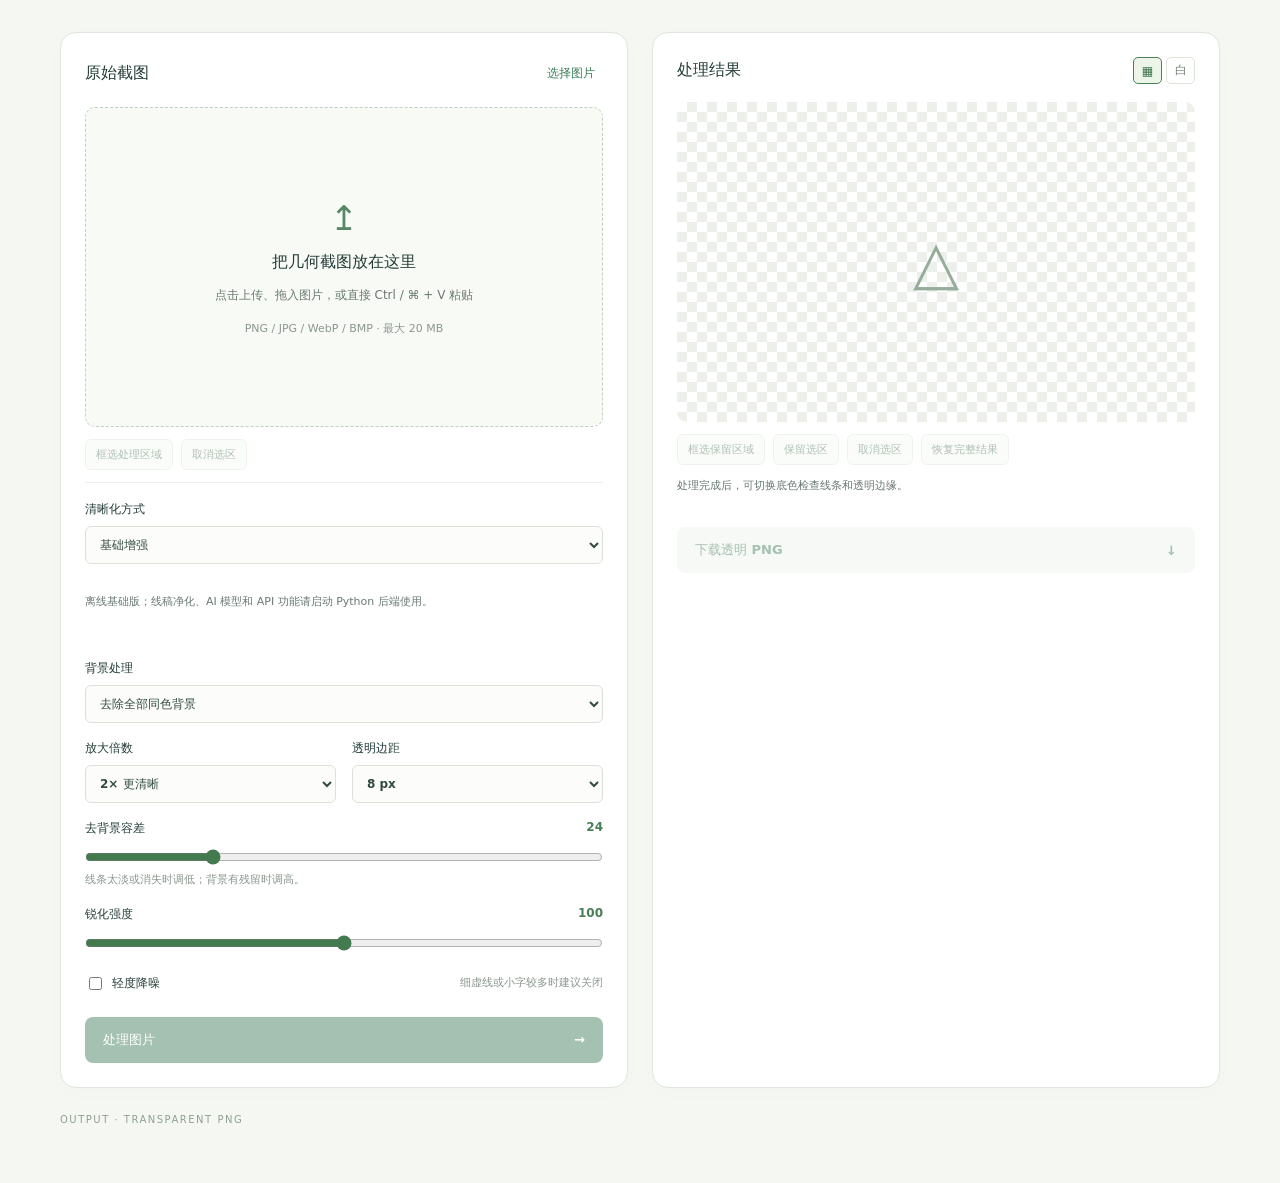
<file: 几何截图工坊.html>
<!doctype html>
<html lang="zh-CN">
<head>
  <meta charset="utf-8">
  <meta name="viewport" content="width=device-width, initial-scale=1">
  <title>几何截图工坊</title>
  <style>:root{font-family:Inter,"PingFang SC","Microsoft YaHei",system-ui,sans-serif;color:#233c37;background:#f5f7f3;font-synthesis:none}*{box-sizing:border-box}body{margin:0}main{max-width:1240px;margin:auto;padding:32px 40px}header{display:flex;justify-content:space-between;align-items:center;padding-bottom:26px;border-bottom:1px solid #dce4da}.brand{font-size:19px;font-weight:750}.badge,.eyebrow{font-size:11px;letter-spacing:2px;color:#607b66}.intro{padding:44px 0 26px}h1{font-size:clamp(28px,4vw,44px);letter-spacing:-1px;margin:15px 0}p{line-height:1.7;color:#6a7973}.intro p{margin:0}.workflow{display:flex;gap:36px;padding:15px 0 25px;font-size:12px;color:#637a6c}.workspace{display:grid;grid-template-columns:1fr 1fr;gap:24px}.panel{background:#fff;border:1px solid #e0e7df;border-radius:16px;padding:24px;box-shadow:0 4px 20px #233c3704}.panel-title{display:flex;justify-content:space-between;align-items:center;margin-bottom:18px}h2{font-size:16px;margin:0}button,select,input,a{font:inherit}button,a,select{touch-action:manipulation}button{cursor:pointer}.text-button{border:0;background:transparent;color:#3c7d59;font-size:12px}.drop,.preview{min-height:280px;height:320px;display:flex;align-items:center;justify-content:center;text-align:center;overflow:auto;border-radius:10px;padding:18px}.drop{border:1px dashed #bed0bf;background:#f8faf6;cursor:pointer}.drop.dragover{background:#e4f1e4;border-color:#397d55}.drop img,.preview img{max-width:100%;max-height:100%;object-fit:contain}.upload-icon{font-size:34px;color:#588765;margin-bottom:14px}h3{font-size:16px;margin:10px 0}.drop p{font-size:12px;margin:12px 0}.drop small,small{font-size:11px;color:#8a978e}.caption{font-size:11px;min-height:34px;margin:12px 0 16px;overflow-wrap:anywhere}.settings{border-top:1px solid #edf0e9;padding-top:18px;display:grid;gap:17px}label{font-size:12px;font-weight:600;display:block}select{display:block;width:100%;border:1px solid #dbe3d8;border-radius:6px;background:#fcfdfb;padding:10px;margin-top:8px;color:#334b3e;font-size:12px}.two-col{display:grid;grid-template-columns:1fr 1fr;gap:16px}output{float:right;color:#497e55}input[type=range]{display:block;width:100%;margin:12px 0 6px;accent-color:#447a50}label small{display:block;font-weight:400;line-height:1.6}.checkbox{display:flex;align-items:center;gap:7px;font-weight:400}.checkbox small{margin-left:auto}input[type=checkbox]{accent-color:#447a50}.primary,.download{display:flex;justify-content:space-between;align-items:center;width:100%;border:0;border-radius:8px;padding:14px 18px;text-decoration:none;font-size:13px;font-weight:650}.primary{margin-top:24px;background:#397754;color:white}.primary:disabled{opacity:.45;cursor:default}.primary:hover:enabled{background:#28633f}.download{background:#edf3e9;color:#397754}.download.disabled{opacity:.45;pointer-events:none}.preview-switch{display:flex;gap:4px}.preview-switch button{border:1px solid #dce5da;background:#fff;color:#758475;border-radius:5px;width:29px;height:27px;font-size:12px}.preview-switch button.active{border-color:#4c8157;background:#edf5e9;color:#356d43}.checker{background-color:#fff;background-image:linear-gradient(45deg,#edf0ea 25%,transparent 25%),linear-gradient(-45deg,#edf0ea 25%,transparent 25%),linear-gradient(45deg,transparent 75%,#edf0ea 75%),linear-gradient(-45deg,transparent 75%,#edf0ea 75%);background-size:20px 20px;background-position:0 0,0 10px,10px -10px,-10px 0}.preview.white{background:#fff;border:1px solid #edf0e9}.geometry{font-size:60px;line-height:1;color:#97ad9b}.preview p{font-size:12px}.preview small{padding:4px;background:#ffffffbd;border-radius:4px}aside{background:#f7faf5;border-radius:10px;padding:18px;margin-top:26px;font-size:12px}aside strong{font-size:12px}aside p{font-size:11px;margin:8px 0 0}#status{font-size:12px;line-height:1.6;margin-top:14px;color:#3c7d59}#status.error{color:#ad462e}footer{display:flex;justify-content:space-between;padding:26px 0;color:#90a08f;font-size:10px}footer span{letter-spacing:1.5px}[hidden]{display:none!important}:focus-visible{outline:3px solid #8cbd94;outline-offset:3px}@media(max-width:760px){main{padding:20px}.workspace{grid-template-columns:1fr}.badge{display:none}.workflow{gap:16px;font-size:10px}.panel{padding:18px}.intro{padding-top:30px}.drop,.preview{height:280px}.checkbox{flex-wrap:wrap}.checkbox small{margin-left:0}footer span{display:none}}
.native-upload{position:relative;display:inline-flex;align-items:center;min-height:32px;padding:6px 8px;cursor:pointer;font-weight:400}.native-upload input[type=file]{position:absolute;inset:0;width:100%;height:100%;opacity:0;cursor:pointer}.native-upload:focus-within{outline:3px solid #8cbd94;outline-offset:3px;border-radius:4px}
.image-stage{position:relative;display:inline-block;max-width:100%;line-height:0;overflow:hidden}.image-stage img{display:block;max-width:100%;max-height:280px;width:auto;height:auto;user-select:none;-webkit-user-drag:none}.image-stage.selecting{cursor:crosshair;touch-action:none}.selection-box{position:absolute;border:2px dashed #397754;background:#79b88c18;box-shadow:0 0 0 999px #142a3055;pointer-events:none}.crop-tools{display:flex;align-items:center;gap:8px;flex-wrap:wrap;margin:12px 0}.crop-tools button{background:#f5f8f2;border:1px solid #d9e3d5;color:#3a6547;border-radius:6px;padding:7px 10px;font-size:11px}.crop-tools button[aria-pressed=true]{background:#397754;color:#fff;border-color:#397754}.crop-tools button:disabled{opacity:.4;cursor:default}.crop-tools span{font-size:11px;color:#6a7973;line-height:1.5}.crop-tools:has(button[aria-pressed=true]) span{color:#397754}@media(max-width:760px){.image-stage img{max-height:240px}}
.line-settings{display:grid;gap:17px;padding:14px;border:1px solid #dce6d7;border-radius:8px;background:#f8faf6}input[type=color]{display:block;width:100%;height:36px;padding:3px;border:1px solid #dbe3d8;border-radius:6px;margin-top:8px;background:white;cursor:pointer}
</style>
</head>
<body>
<main>
  <div class="workspace">
    <section class="panel source-panel">
      <div class="panel-title"><h2>原始截图</h2><label id="choose" class="text-button native-upload">选择图片<input type="file" id="file" accept="image/png,image/jpeg,image/webp,image/bmp" aria-label="选择图片"></label></div>
      <div id="drop" class="drop" tabindex="0" role="button" aria-label="上传或拖入截图">
        <div id="placeholder"><div class="upload-icon">↥</div><h3>把几何截图放在这里</h3><p>点击上传、拖入图片，或直接 Ctrl / ⌘ + V 粘贴</p><small>PNG / JPG / WebP / BMP · 最大 20 MB</small></div>
        <div id="source-stage" class="image-stage" hidden><img id="original" alt="原始截图预览" draggable="false" hidden><div id="source-selection" class="selection-box" hidden></div></div>
      </div>
      <div class="crop-tools"><button id="source-select" type="button" aria-pressed="false" disabled>框选处理区域</button><button id="source-clear" type="button" disabled>取消选区</button><span id="source-crop-info" aria-live="polite"></span></div>
      <p id="source-info" class="caption" hidden></p>
      <div class="settings">
        <label>清晰化方式<select id="engine"><option value="basic">基础增强</option></select></label>
        <p id="engine-info" class="caption" aria-live="polite">离线基础版；线稿净化、AI 模型和 API 功能请启动 Python 后端使用。</p>
        <div id="line-settings" class="line-settings" hidden>
          <label>去灰阈值 <output id="line_threshold-value">170</output><input id="line_threshold" type="range" min="0" max="254" value="170"><small>调低去除更多灰色；浅色线条丢失时调高。</small></label>
          <label>边缘平滑 <output id="line_smooth-value">0.5</output><input id="line_smooth" type="range" min="0" max="2" step="0.1" value="0.5"><small>0 为关闭，建议 0.3–0.6；过高可能让细线变淡。</small></label>
          <label>线条颜色<input id="line_ink" type="color" value="#000000"></label>
        </div>
        <label data-general-control>背景处理<select id="background"><option value="uniform">去除全部同色背景</option><option value="keep">保留背景 · 仅清晰化</option></select></label>
        <div class="two-col"><label>放大倍数<select id="scale"><option value="1">1× 原尺寸</option><option value="2" selected>2× 更清晰</option><option value="3">3× 大图</option></select></label><label>透明边距<select id="padding"><option value="0">0 px</option><option value="8" selected>8 px</option><option value="16">16 px</option><option value="32">32 px</option></select></label></div>
        <label data-general-control>去背景容差 <output id="tolerance-value">24</output><input id="tolerance" type="range" min="0" max="100" value="24"><small>线条太淡或消失时调低；背景有残留时调高。</small></label>
        <label data-general-control>锐化强度 <output id="sharpen-value">100</output><input id="sharpen" type="range" min="0" max="200" value="100"></label>
        <label data-general-control class="checkbox"><input id="denoise" type="checkbox">轻度降噪 <small>细虚线或小字较多时建议关闭</small></label>
      </div>
      <button id="process" class="primary" disabled>处理图片 <span>→</span></button>
    </section>
    <section class="panel result-panel">
      <div class="panel-title"><h2>处理结果</h2><div class="preview-switch" role="group" aria-label="预览底色"><button data-bg="checker" class="active" aria-label="透明棋盘格">▦</button><button data-bg="white" aria-label="白色底">白</button></div></div>
      <div id="result-preview" class="preview checker"><div id="result-placeholder"><div class="geometry">△</div></div><div id="result-stage" class="image-stage" hidden><img id="result" alt="处理后的透明图片" draggable="false" hidden><div id="result-selection" class="selection-box" hidden></div></div></div>
      <div class="crop-tools"><button id="result-select" type="button" aria-pressed="false" disabled>框选保留区域</button><button id="result-apply" type="button" disabled>保留选区</button><button id="result-clear" type="button" disabled>取消选区</button><button id="result-reset" type="button" disabled>恢复完整结果</button><span id="result-crop-info" aria-live="polite"></span></div>
      <p id="result-info" class="caption" aria-live="polite">处理完成后，可切换底色检查线条和透明边缘。</p>
      <a id="download" class="download disabled" aria-disabled="true">下载透明 PNG <span>↓</span></a>
      <div id="status" role="status" aria-live="polite"></div>
    </section>
  </div>
  <footer><span>OUTPUT · TRANSPARENT PNG</span></footer>
</main>
<script>// Standalone browser processing. No server, network, or external libraries.
async function processLocalImage(form) {
  await new Promise(resolve => setTimeout(resolve, 30));
  const file = form.get('image');
  const scale = Number(form.get('scale'));
  const tolerance = Number(form.get('tolerance'));
  const padding = Number(form.get('padding'));
  const mode = form.get('background');
  const bitmap = await createImageBitmap(file, {imageOrientation: 'from-image'});
  const box = form.get('crop') ? JSON.parse(form.get('crop')) : [0, 0, bitmap.width, bitmap.height];
  if (!Array.isArray(box) || box.length !== 4 || !box.every(Number.isInteger) ||
      !(0 <= box[0] && box[0] < box[2] && box[2] <= bitmap.width &&
        0 <= box[1] && box[1] < box[3] && box[3] <= bitmap.height)) {
    bitmap.close(); throw new Error('选区不正确，请重新框选。');
  }
  const w = box[2]-box[0], h = box[3]-box[1], n = w * h;
  if (n > 6000000 || n * scale * scale > 24000000) {
    bitmap.close();
    throw new Error('本地版原图最多 600 万像素，放大后最多 2400 万像素，请缩小图片或降低倍数。');
  }
  const canvas = document.createElement('canvas');
  canvas.width = w; canvas.height = h;
  const context = canvas.getContext('2d', {willReadFrequently: true});
  context.drawImage(bitmap, box[0], box[1], w, h, 0, 0, w, h); bitmap.close();
  const image = context.getImageData(0, 0, w, h), pixels = image.data;
  let background = null;
  if (mode !== 'keep') {
    const border = [[], [], []];
    let total = 0;
    function sample(x, y) {
      total++;
      const i = (y * w + x) * 4;
      if (pixels[i + 3] > 242) for (let c = 0; c < 3; c++) border[c].push(pixels[i + c]);
    }
    for (let x = 0; x < w; x++) { sample(x, 0); sample(x, h - 1); }
    for (let y = 0; y < h; y++) { sample(0, y); sample(w - 1, y); }
    if (border[0].length > total / 2) {
      background = border.map(values => {values.sort((a,b) => a-b); return values[Math.floor(values.length / 2)];});
      const candidate = new Uint8Array(n), removed = new Uint8Array(n);
      for (let p = 0; p < n; p++) {
        const i = p * 4;
        const d = Math.max(...background.map((v, c) => Math.abs(pixels[i+c] - v)));
        candidate[p] = d <= tolerance || pixels[i+3] === 0 ? 1 : 0;
      }
      if (mode === 'uniform') removed.set(candidate);
      else {
        const queue = new Int32Array(n);
        let head = 0, tail = 0;
        function add(p) { if (candidate[p] && !removed[p]) {removed[p] = 1; queue[tail++] = p;} }
        for (let x = 0; x < w; x++) {add(x); add((h-1)*w+x);}
        for (let y = 0; y < h; y++) {add(y*w); add(y*w+w-1);}
        while (head < tail) {
          const p = queue[head++], x = p % w;
          if (x) add(p-1); if (x<w-1) add(p+1);
          if (p>=w) add(p-w); if (p<n-w) add(p+w);
        }
      }
      const lightPaper = Math.min(...background) >= 230;
      for (let p = 0; p < n; p++) {
        const i = p*4, x = p % w;
        if (removed[p]) {pixels[i+3]=0; continue;}
        const rim = (x && removed[p-1]) || (x<w-1 && removed[p+1]) || (p>=w && removed[p-w]) || (p<n-w && removed[p+w]);
        if ((lightPaper && mode === 'uniform') || rim) {
          let coverage;
          if (lightPaper) coverage = Math.max(0, Math.min(1, 1-Math.min(...background.map((v,c)=>pixels[i+c]/v))));
          else coverage = Math.max(0, Math.min(1, (Math.max(...background.map((v,c)=>Math.abs(pixels[i+c]-v)))-tolerance)/12));
          if (coverage>0 && coverage<1) for (let c=0; c<3; c++) pixels[i+c] = Math.max(0,Math.min(255,(pixels[i+c]-background[c]*(1-coverage))/coverage));
          pixels[i+3] = Math.round(pixels[i+3]*coverage);
        }
      }
    }
  }
  if (form.get('denoise') === 'true') {
    const source = pixels.slice();
    for (let y=1; y<h-1; y++) for (let x=1; x<w-1; x++) {
      const i=(y*w+x)*4;
      if (!source[i+3]) continue;
      // Filter only opaque interiors, so transparent boundaries stay crisp.
      let opaque = true;
      for (let dy=-1;dy<=1;dy++) for(let dx=-1;dx<=1;dx++) if(source[((y+dy)*w+x+dx)*4+3] !== 255) opaque=false;
      if (!opaque) continue;
      for(let c=0;c<3;c++) {
        const values=[];
        for(let dy=-1;dy<=1;dy++) for(let dx=-1;dx<=1;dx++) values.push(source[((y+dy)*w+x+dx)*4+c]);
        values.sort((a,b)=>a-b); pixels[i+c]=values[4];
      }
    }
  }
  let left=w, top=h, right=-1, bottom=-1;
  for(let y=0;y<h;y++) for(let x=0;x<w;x++) if(pixels[(y*w+x)*4+3]) {
    left=Math.min(left,x);right=Math.max(right,x);top=Math.min(top,y);bottom=Math.max(bottom,y);
  }
  if (right<left) throw new Error('没有找到可保留的内容，请降低容差或选择保留背景。');
  context.putImageData(image,0,0);
  const output=document.createElement('canvas');
  const width=(right-left+1)*scale, height=(bottom-top+1)*scale;
  output.width=width+2*padding; output.height=height+2*padding;
  const out=output.getContext('2d',{willReadFrequently:true});
  out.imageSmoothingEnabled=true;out.imageSmoothingQuality='high';
  out.drawImage(canvas,left,top,right-left+1,bottom-top+1,padding,padding,width,height);
  const sharpen=Number(form.get('sharpen'))/100;
  if(sharpen>0) {
    const img=out.getImageData(0,0,output.width,output.height), source=img.data.slice(), target=img.data, ow=output.width;
    for(let y=1;y<output.height-1;y++) for(let x=1;x<ow-1;x++) {
      const i=(y*ow+x)*4;
      if(!source[i+3]) continue;
      // Alpha-weighted local blur avoids sharpening invisible background colors.
      for(let c=0;c<3;c++) {
        let sum=0, weight=0;
        for(const offset of [-ow,-1,0,1,ow]) {const j=i+offset*4;sum+=source[j+c]*source[j+3];weight+=source[j+3];}
        const blurred=weight?sum/weight:source[i+c];
        target[i+c]=Math.max(0,Math.min(255,source[i+c]+sharpen*(source[i+c]-blurred)));
      }
    }
    out.putImageData(img,0,0);
  }
  return {image:output.toDataURL('image/png'), original:[w,h],output:[output.width,output.height],background};
}

async function cropLocalImage(blob, box) {
  const image = await createImageBitmap(blob);
  try {
    const [left, top, right, bottom] = box;
    if (!(0 <= left && left < right && right <= image.width && 0 <= top && top < bottom && bottom <= image.height)) {
      throw new Error('选区超出图片范围，请重新框选。');
    }
    const canvas = document.createElement('canvas');
    canvas.width = right-left; canvas.height = bottom-top;
    canvas.getContext('2d').drawImage(image, left, top, canvas.width, canvas.height, 0, 0, canvas.width, canvas.height);
    return {image: canvas.toDataURL('image/png'), output: [canvas.width, canvas.height]};
  } finally {image.close();}
}

// Selection coordinates refer to original image pixels, not preview pixels.
class RectangleSelection {
  constructor(stage, image, overlay, onChange) {
    this.stage = stage;
    this.image = image;
    this.overlay = overlay;
    this.onChange = onChange;
    this.box = null;
    this.active = false;
    this.pointer = null;
    stage.addEventListener('pointerdown', e => this.start(e));
    stage.addEventListener('pointermove', e => this.move(e));
    stage.addEventListener('pointerup', e => this.finish(e));
    stage.addEventListener('pointercancel', () => this.cancelDrag());
    image.addEventListener('load', () => this.draw());
    this.resize = new ResizeObserver(() => this.draw());
    this.resize.observe(image);
  }
  setActive(active) {
    this.active = active;
    this.stage.classList.toggle('selecting', active);
    if (!active) this.cancelDrag();
  }
  clear() {
    this.setActive(false);
    this.box = null;
    this.draw();
  }
  point(event) {
    const r = this.image.getBoundingClientRect();
    return [Math.max(0, Math.min(this.image.naturalWidth, (event.clientX-r.left) / r.width * this.image.naturalWidth)),
            Math.max(0, Math.min(this.image.naturalHeight, (event.clientY-r.top) / r.height * this.image.naturalHeight))];
  }
  start(event) {
    if (!this.active || event.button !== 0 || this.pointer !== null || !this.image.naturalWidth) return;
    const r = this.image.getBoundingClientRect();
    if (event.clientX < r.left || event.clientX > r.right || event.clientY < r.top || event.clientY > r.bottom) return;
    event.preventDefault(); event.stopPropagation();
    this.pointer = event.pointerId;
    this.previous = this.box;
    this.origin = this.point(event);
    this.stage.setPointerCapture(event.pointerId);
  }
  move(event) {
    if (this.pointer !== event.pointerId) return;
    event.preventDefault();
    const p = this.point(event), o = this.origin;
    this.box = [Math.floor(Math.min(p[0],o[0])), Math.floor(Math.min(p[1],o[1])),
                Math.ceil(Math.max(p[0],o[0])), Math.ceil(Math.max(p[1],o[1]))];
    this.draw();
  }
  finish(event) {
    if (this.pointer !== event.pointerId) return;
    this.move(event);
    const id = this.pointer;
    this.pointer = null;
    if (this.stage.hasPointerCapture(id)) this.stage.releasePointerCapture(id);
    if (!this.box || this.box[2]-this.box[0] < 2 || this.box[3]-this.box[1] < 2) {
      this.box = this.previous;
      this.draw();
      return;
    }
    this.onChange(this.box);
  }
  cancelDrag() {
    if (this.pointer === null) return;
    const id = this.pointer;
    this.pointer = null;
    if (this.stage.hasPointerCapture(id)) this.stage.releasePointerCapture(id);
    this.box = this.previous;
    this.draw();
  }
  draw() {
    const box = this.box, r = this.image.getBoundingClientRect(), s = this.stage.getBoundingClientRect();
    this.overlay.hidden = !box || !r.width || !this.image.naturalWidth;
    if (this.overlay.hidden) return;
    const sx = r.width / this.image.naturalWidth, sy = r.height / this.image.naturalHeight;
    Object.assign(this.overlay.style, {
      left: `${r.left-s.left+box[0]*sx}px`, top: `${r.top-s.top+box[1]*sy}px`,
      width: `${(box[2]-box[0])*sx}px`, height: `${(box[3]-box[1])*sy}px`,
    });
  }
}

const $ = (id) => document.getElementById(id);
let selectedFile = null;
let originalURL = null;
let busy = false;
let generation = 0;
let available = null;
let fullResult = null;
let currentResult = null;

function updateEngineInfo() {
  const engine = $('engine').value;
  let message = '离线基础版；AI 功能请启动 Python 后端使用。';
  if (engine === 'line') message = '先按阈值去灰、去背景，再平滑边缘。输出黑色或指定单色线条；浅线丢失时调高去灰阈值。';
  if (engine === 'local') message = '轻量超分辨率，原图最多 100 万像素；速度优先，目标 10 秒内完成。' + (available && !available.local ? ' 模型尚未安装。' : '');
  if (engine === 'doubao') message = '外部 API 无法保证 10 秒内完成，可能产生费用并改变字母或细线，请核对原图。' + (available && !available.doubao ? ' 后端尚未配置密钥或模型 ID。' : '');
  if (engine === 'desktop') message = '自动向已登录的 Windows 豆包 App 发送图片，右键复制生成结果。无需 API 密钥；运行时请勿操作键鼠，移到屏幕角落可停止。生成耗时不保证 10 秒，返回图保留原尺寸。' + (available && !available.desktop ? ' 请先完成本地校准并启用桌面模式。' : '');
  $('scale').disabled = engine === 'desktop';
  $('line-settings').hidden = engine !== 'line';
  document.querySelectorAll('[data-general-control]').forEach(control => {control.hidden = engine === 'line';});
  $('engine-info').textContent = message;
}


function status(message, error = false) {
  $('status').textContent = message;
  $('status').classList.toggle('error', error);
}
const sourceCrop = new RectangleSelection($('source-stage'), $('original'), $('source-selection'), box => {
  invalidateResult();
  $('source-crop-info').textContent = `仅处理选区 ${box[2]-box[0]} × ${box[3]-box[1]} px`;
  refreshCropControls();
  status('已选定处理区域，点击“处理图片”。');
});
const resultCrop = new RectangleSelection($('result-stage'), $('result'), $('result-selection'), box => {
  $('result-crop-info').textContent = `选区 ${box[2]-box[0]} × ${box[3]-box[1]} px`;
  refreshCropControls();
});
function refreshCropControls() {
  $('source-select').disabled = busy || !selectedFile || !$('original').naturalWidth;
  $('source-select').setAttribute('aria-pressed', String(sourceCrop.active));
  $('source-clear').disabled = busy || !sourceCrop.box;
  $('result-select').disabled = busy || !currentResult || !$('result').naturalWidth;
  $('result-select').setAttribute('aria-pressed', String(resultCrop.active));
  $('result-apply').disabled = busy || !currentResult || !resultCrop.box;
  $('result-clear').disabled = busy || !resultCrop.box;
  $('result-reset').disabled = busy || !fullResult || fullResult === currentResult;
}
function setBusy(value) {
  busy = value;
  if (busy) {sourceCrop.setActive(false); resultCrop.setActive(false);}
  $('process').disabled = busy || !selectedFile;
  refreshCropControls();
}
function showResult(result, name) {
  currentResult = result;
  resultCrop.clear();
  $('result-crop-info').textContent = '';
  $('result').src = result.image;
  $('result').hidden = false;
  $('result-stage').hidden = false;
  $('result-placeholder').hidden = true;
  $('result-info').textContent = result.caption;
  $('download').href = result.image;
  $('download').download = name;
  $('download').classList.remove('disabled');
  $('download').setAttribute('aria-disabled', 'false');
  refreshCropControls();
}
$('original').addEventListener('load', refreshCropControls);
$('result').addEventListener('load', refreshCropControls);
$('source-select').onclick = () => {
  sourceCrop.setActive(!sourceCrop.active);
  $('source-crop-info').textContent = sourceCrop.active ? '在图上拖拽框选，可重新框选。' : (sourceCrop.box ? '已保留处理选区。' : '');
  refreshCropControls();
};
$('source-clear').onclick = () => {
  sourceCrop.clear();
  $('source-crop-info').textContent = '';
  invalidateResult();
  status('已取消选区，将处理完整原图。');
};
$('result-select').onclick = () => {
  resultCrop.setActive(!resultCrop.active);
  $('result-crop-info').textContent = resultCrop.active ? '在图上拖拽框选，再点击“保留选区”。' : '';
  refreshCropControls();
};
$('result-clear').onclick = () => {resultCrop.clear(); $('result-crop-info').textContent = ''; refreshCropControls();};
$('result-reset').onclick = () => {
  if (!fullResult || busy) return;
  showResult(fullResult, $('download').download);
  status('已恢复本次处理的完整结果。');
};
document.addEventListener('keydown', event => {
  if (event.key !== 'Escape' || busy) return;
  if (sourceCrop.active) $('source-clear').onclick();
  if (resultCrop.active) $('result-clear').onclick();
});
function invalidateResult() {
  generation++;
  fullResult = null;
  currentResult = null;
  resultCrop.clear();
  $('result-stage').hidden = true;
  $('result-crop-info').textContent = '';
  $('download').removeAttribute('href');
  $('download').classList.add('disabled');
  $('download').setAttribute('aria-disabled', 'true');
  $('result').hidden = true;
  $('result-placeholder').hidden = false;
  $('result-info').textContent = '处理完成后，可切换底色检查线条和透明边缘。';
  refreshCropControls();
}
function selectFile(file) {
  if (!file) return;
  if (file.size > 20 * 1024 * 1024) return status('文件不能超过 20 MB。', true);
  if (!/^image\/(png|jpeg|webp|bmp|x-ms-bmp)$/.test(file.type)) return status('请使用 PNG、JPEG、WebP 或 BMP 图片。', true);
  if (originalURL) URL.revokeObjectURL(originalURL);
  selectedFile = file;
  sourceCrop.clear();
  $('source-crop-info').textContent = '';
  originalURL = URL.createObjectURL(file);
  $('original').src = originalURL;
  $('original').hidden = false;
  $('source-stage').hidden = false;
  $('placeholder').hidden = true;
  $('source-info').textContent = `${file.name || '粘贴的截图'} · ${(file.size / 1024).toFixed(0)} KB`;
  $('source-info').hidden = false;
  $('process').disabled = busy;
  invalidateResult();
  status('截图已就绪，点击“处理图片”。');
}
$('drop').onclick = () => {if (!sourceCrop.active) $('file').click();};
$('drop').onkeydown = (e) => { if (e.key === 'Enter' || e.key === ' ') { e.preventDefault(); $('file').click(); } };
$('file').onchange = (e) => { selectFile(e.target.files[0]); e.target.value = ''; };
document.addEventListener('paste', (e) => {
  const item = Array.from(e.clipboardData.items).find((item) => item.type.startsWith('image/'));
  if (item) { e.preventDefault(); selectFile(item.getAsFile()); }
});
for (const type of ['dragenter', 'dragover']) $('drop').addEventListener(type, (e) => {
  e.preventDefault(); $('drop').classList.add('dragover');
});
for (const type of ['dragleave', 'drop']) $('drop').addEventListener(type, (e) => {
  e.preventDefault(); $('drop').classList.remove('dragover');
  if (type === 'drop') selectFile(e.dataTransfer.files[0]);
});
for (const id of ['engine', 'line_threshold', 'line_smooth', 'line_ink', 'tolerance', 'sharpen', 'background', 'scale', 'padding', 'denoise']) {
  $(id).addEventListener('input', () => {
    if ($(id + '-value')) $(id + '-value').value = $(id).value;
    if (id === 'engine') updateEngineInfo();
    invalidateResult();
    if (selectedFile) status('参数已更新，请重新处理。');
  });
}
document.querySelectorAll('[data-bg]').forEach((button) => button.onclick = () => {
  $('result-preview').className = 'preview ' + button.dataset.bg;
  document.querySelectorAll('[data-bg]').forEach((other) => other.classList.toggle('active', other === button));
});
$('process').onclick = async () => {
  if (!selectedFile || busy) return;
  invalidateResult();
  const version = generation;
  const file = selectedFile;
  const data = new FormData();
  data.append('image', file, file.name || 'screenshot.png');
  for (const id of ['engine', 'line_threshold', 'line_smooth', 'line_ink', 'scale', 'tolerance', 'sharpen', 'padding', 'background']) data.append(id, $(id).value);
  data.append('denoise', $('denoise').checked);
  if (sourceCrop.box) data.append('crop', JSON.stringify(sourceCrop.box));
  setBusy(true);
  $('process').textContent = '正在处理…';
  status($('engine').value === 'desktop' ? '正在自动操作豆包 App，请勿操作键鼠；等待生成后会复制图片并去背景…' : '正在提高清晰度、去除背景并裁剪空白…');
  const controller = new AbortController();
  const engine = $('engine').value;
  const timeoutMs = engine === 'desktop' ? 300000 : engine === 'doubao' ? 180000 : 10000;
  const startedAt = performance.now();
  const timeout = setTimeout(() => controller.abort(), timeoutMs);
  try {
    const result = await processLocalImage(data);
    if (version !== generation) return;
    result.caption = `${result.original.join(' × ')} → ${result.output.join(' × ')} px · PNG · ${((performance.now() - startedAt) / 1000).toFixed(2)} 秒`;
    fullResult = result;
    showResult(result, (file.name || 'screenshot').replace(/\.[^.]+$/, '') + '-clean.png');
    status(engine === 'line' ? '线稿净化完成。若浅色线条缺失，请调高去灰阈值；边缘太软时调低平滑。' : '处理完成。若细线缺失，请降低去背景容差。');
  } catch (error) {
    if (version === generation) status(error.name === 'AbortError' ? (timeoutMs === 10000 ? '本次处理超过 10 秒，请缩小截图或选择基础增强。' : engine === 'desktop' ? '豆包 App 自动化等待超时，请检查客户端。不要直接重试，以免重复发送。' : '豆包 API 超时，请稍后重试。') : error.message, true);
  } finally {
    clearTimeout(timeout);
    setBusy(false);
    $('process').innerHTML = '处理图片 <span>→</span>';
  }
};
$('result-apply').onclick = async () => {
  if (busy || !currentResult || !resultCrop.box) return;
  const version = generation;
  const data = new FormData();
  const image = currentResult.image;
  const box = [...resultCrop.box];
  setBusy(true);
  status('正在保留选区…');
  const controller = new AbortController();
  const timeout = setTimeout(() => controller.abort(), 10000);
  try {
    const blob = await (await fetch(image)).blob();
    data.append('image', blob, 'result.png');
    data.append('crop', JSON.stringify(box));
    const result = await cropLocalImage(blob, box);
    if (version !== generation) return;
    result.caption = `${result.output.join(' × ')} px · PNG · 已保留选区`;
    showResult(result, $('download').download);
    status('已保留选区，下载按钮将保存裁剪后的 PNG。');
  } catch (error) {
    if (version === generation) status(error.name === 'AbortError' ? '裁剪超时，请稍后重试。' : error.message, true);
  } finally {
    clearTimeout(timeout);
    setBusy(false);
  }
};
</script>
</body>
</html>
</file>
